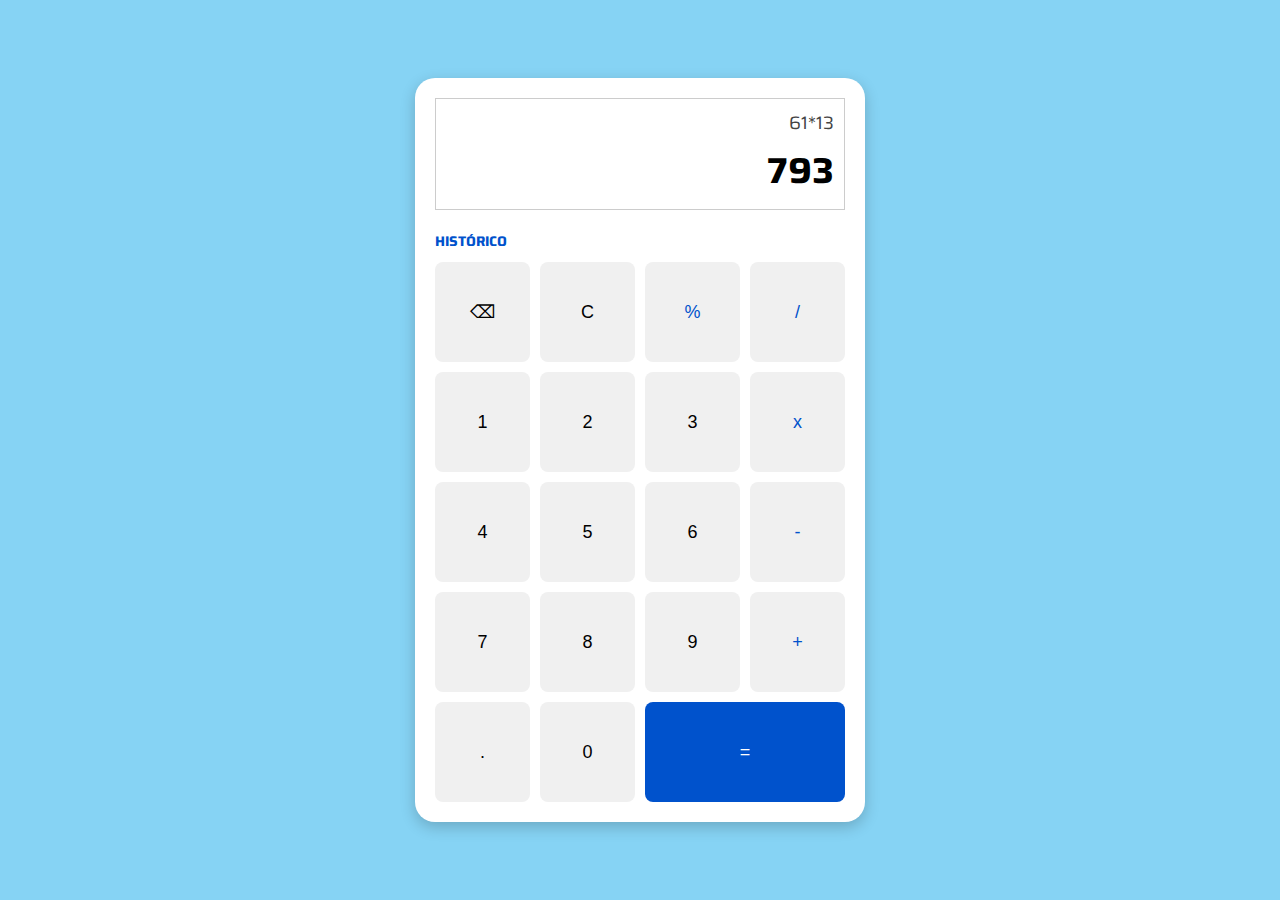
<file: calculadora/index.html>
<!DOCTYPE html>
<html lang="en">
<head>
  <meta charset="UTF-8" />
  <meta name="viewport" content="width=device-width, initial-scale=1.0"/>
  <title>Calculadora</title>
  <link href="https://fonts.googleapis.com/css2?family=Saira:wght@400;700&display=swap" rel="stylesheet" />
  <style>
    * {
      box-sizing: border-box;
    }

    body {
      margin: 0;
      font-family: "Saira", sans-serif;
      background-color: #86d3f4;
      display: flex;
      justify-content: center;
      align-items: center;
      height: 100vh;
    }

    .calculator {
      background-color: white;
      border-radius: 20px;
      padding: 20px;
      width: 450px;
      box-shadow: 0 5px 15px rgba(0, 0, 0, 0.2);
      display: flex;
      flex-direction: column;
      justify-content: space-between;
    }

    .display {
      text-align: right;
      margin-bottom: 20px;
      padding: 10px;
      border: 1px solid #ccc;
    }

    .display .operation {
      font-size: 18px;
      color: #444;
    }

    .display .result {
      font-size: 36px;
      font-weight: bold;
      margin-top: 5px;
    }

    .buttons {
      display: grid;
      grid-template-columns: repeat(4, 1fr);
      gap: 10px;
    }

    button {
      height: 100px;
      font-size: 18px;
      border: none;
      border-radius: 8px;
      cursor: pointer;
    }

    .operator {
      color: #0052cc;
    }

    .equal {
      background-color: #0052cc;
      color: white;
      grid-column: span 2;
    }

    .history {
      color: #0052cc;
      font-weight: bold;
      margin-bottom: 10px;
      font-size: 14px;
    }

    .btn-light {
      background-color: #f0f0f0;
    }
  </style>
</head>
<body>
  <div class="calculator">
    <div class="display">
      <div class="operation" id="operation">61*13</div>
      <div class="result" id="result">793</div>
    </div>
    <div class="history">HISTÓRICO</div>
    <div class="buttons">
      <button class="btn-light">⌫</button>
      <button class="btn-light">C</button>
      <button class="btn-light operator">%</button>
      <button class="btn-light operator">/</button>

      <button class="btn-light">1</button>
      <button class="btn-light">2</button>
      <button class="btn-light">3</button>
      <button class="btn-light operator">x</button>

      <button class="btn-light">4</button>
      <button class="btn-light">5</button>
      <button class="btn-light">6</button>
      <button class="btn-light operator">-</button>

      <button class="btn-light">7</button>
      <button class="btn-light">8</button>
      <button class="btn-light">9</button>
      <button class="btn-light operator">+</button>

      <button class="btn-light">.</button>
      <button class="btn-light">0</button>
      <button class="equal">=</button>
    </div>
  </div>

  <script src="index.js"></script>
</body>
</html>
</file>
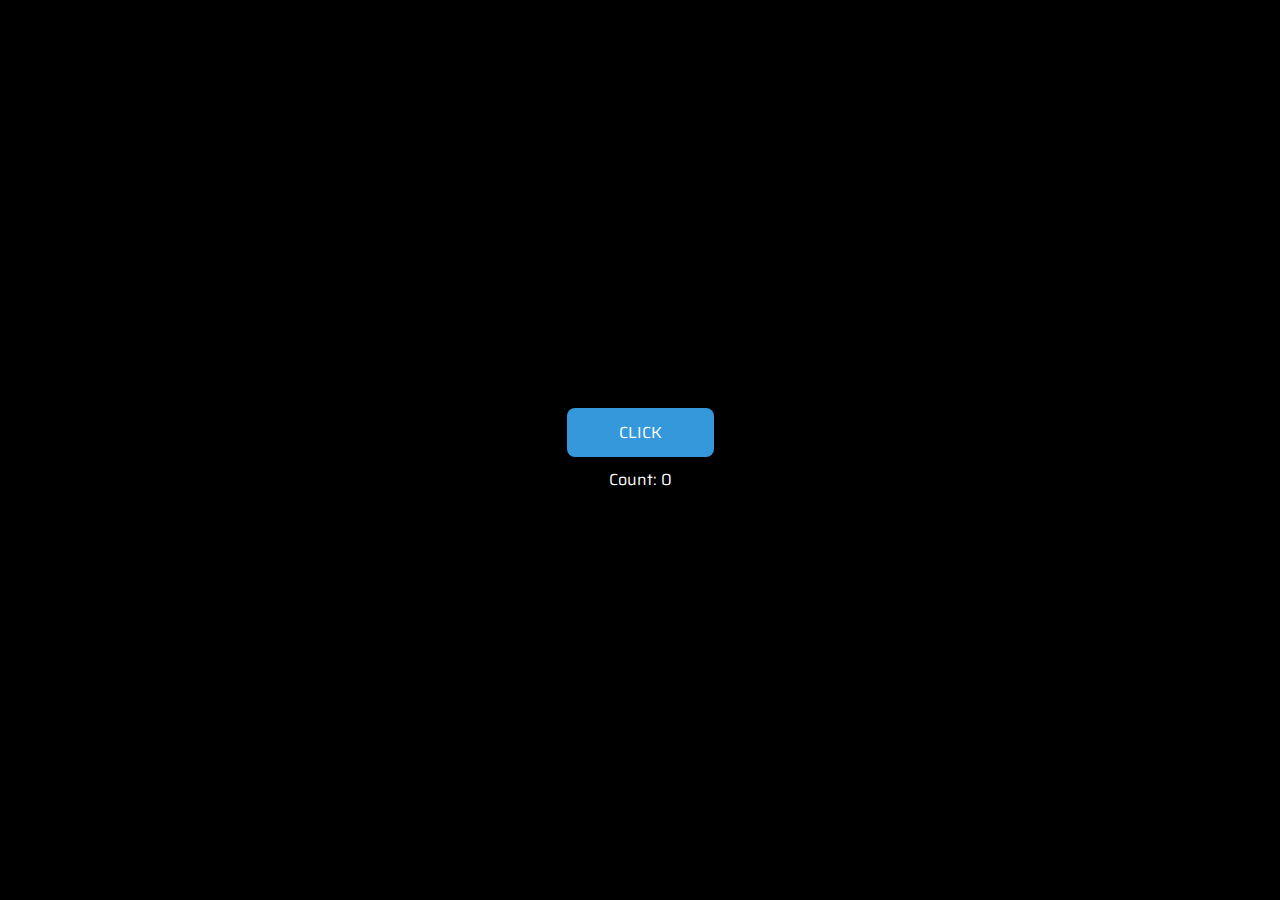
<file: count-clicks/index.html>
<!DOCTYPE html>
<html lang="en">
  <head>
    <meta charset="UTF-8" />
    <meta name="viewport" content="width=device-width, initial-scale=1.0" />
    <title>Document</title>
    <link rel="preconnect" href="https://fonts.googleapis.com" />
    <link rel="preconnect" href="https://fonts.gstatic.com" crossorigin />
    <link
      href="https://fonts.googleapis.com/css2?family=Saira:ital,wght@0,100..900;1,100..900&display=swap"
      rel="stylesheet"
    />
  </head>
  <style>
    body {
      border: 0;
      box-sizing: border-box;
      padding: 0;
      margin: 0;
      width: 100%;
      height: 100%;
      font-family: "Saira", sans-serif;
    }
    section {
      height: 100%;
      background: black;
      padding-inline: 10rem;

      display: flex;
      justify-items: center;
      align-items: center;

      .container {
        width: 100%;
        height: 100svh;
        display: flex;
        flex-direction: column;
        justify-content: center;
        justify-items: center;
        align-items: center;
        

        .boton {
          border-radius: 10px;
          box-shadow: none;
          border: none;
          padding: 10px 50px;
          background: red;
          font-family: "Saira", sans-serif;
          font-size: 16px;
          border: 2px solid transparent;
          border-radius: 8px;
          color: white;
          background-color: #3498db;
          margin-bottom: 10px;
          
          &:active {
            transform: scale(0.95); 
            box-shadow: 0 5px 15px rgba(0, 0, 0, 0.1);
            background-color: #21618c; 
          }
        } 
        span {
          
          color: white;
        }
      }
    }
  </style>
  <body>
    <section>
      <div class="container">
        <button class="boton" onclick="saludo()">CLICK</button>

        <span id="text">Count: 0</span>
      </div>
    </section>

    <script src="index.js"></script>
  </body>
</html>
</file>
